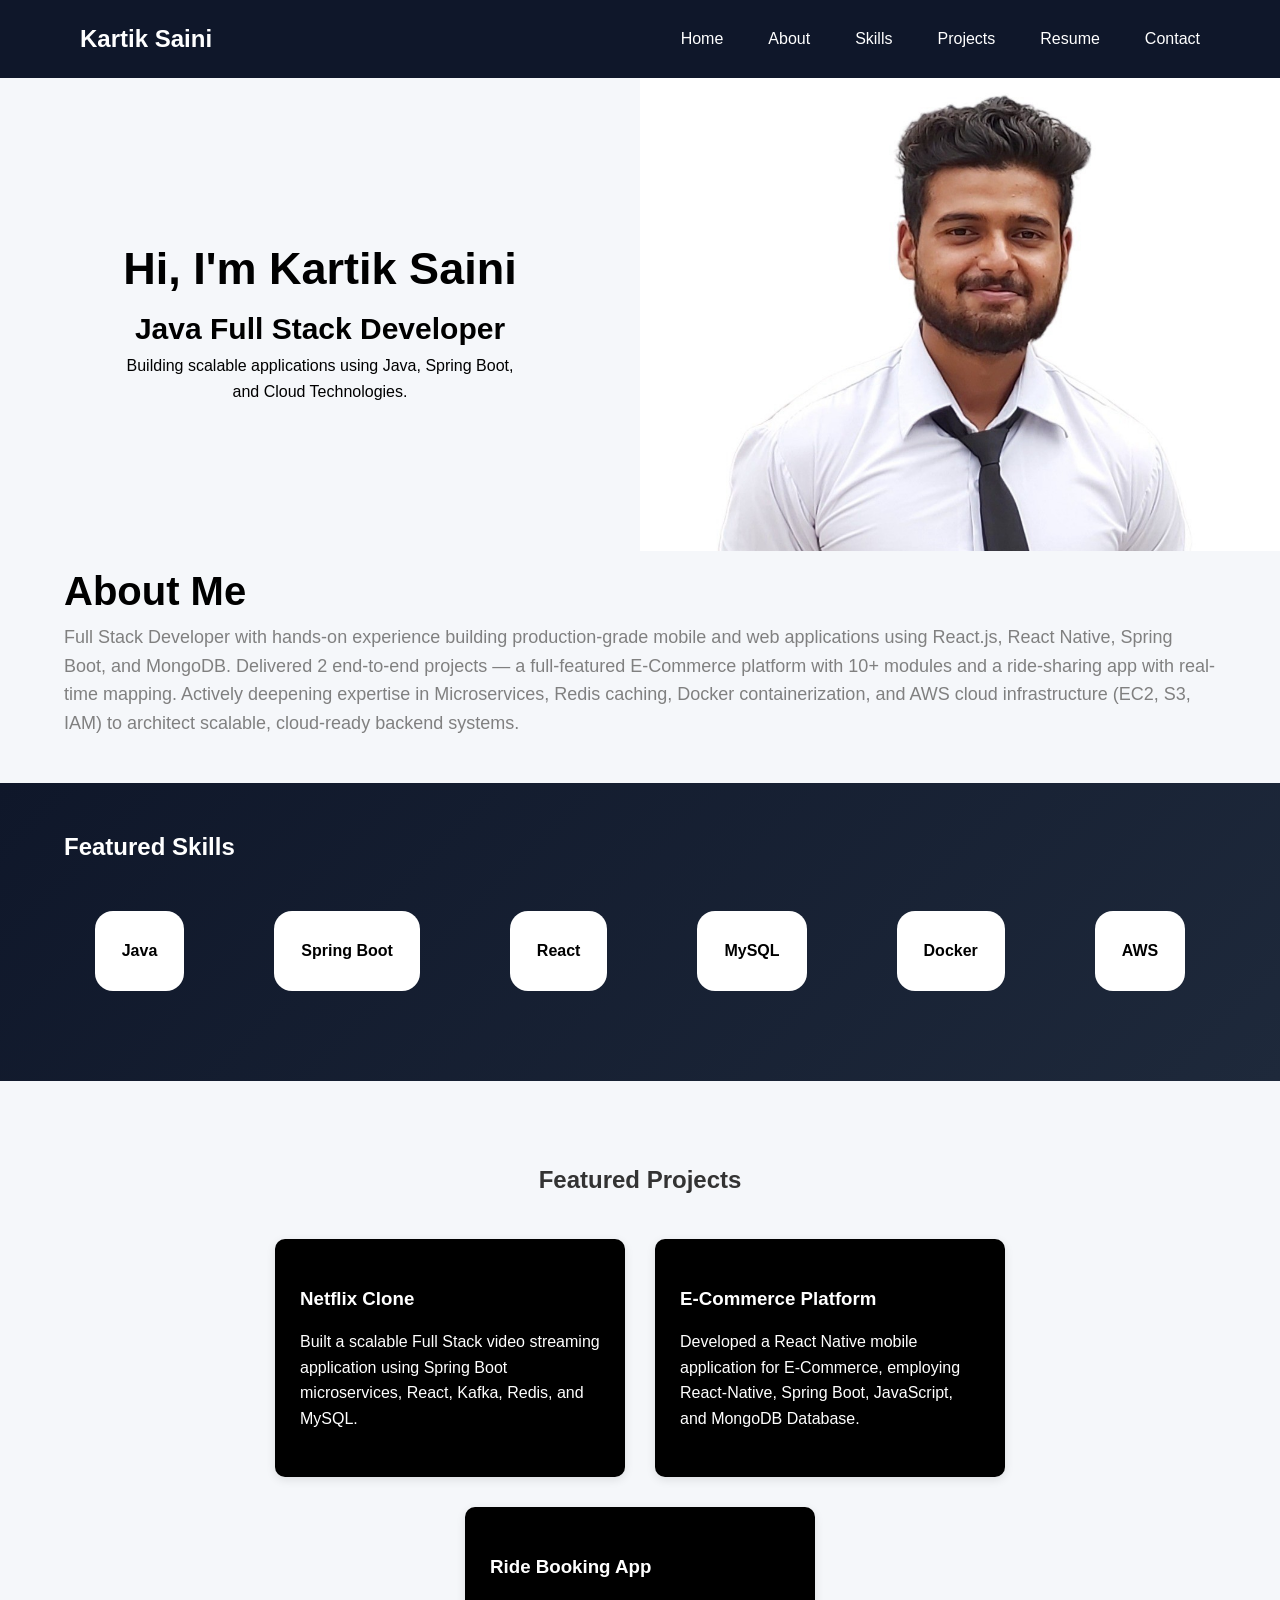
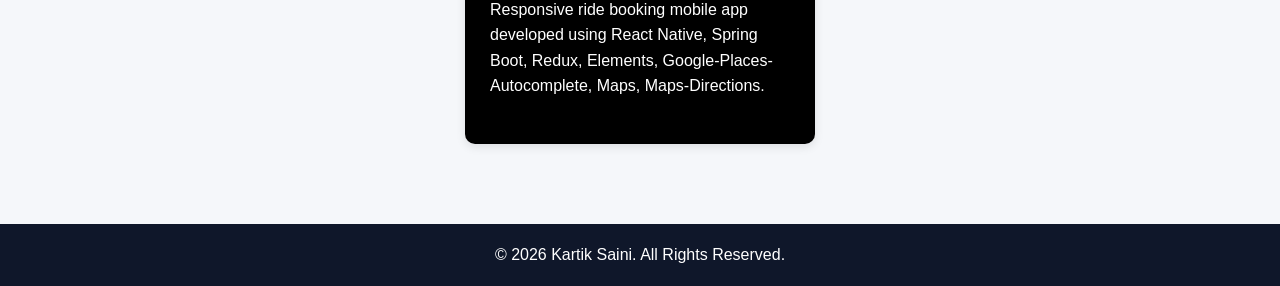
<file: index.html>
<!DOCTYPE html>
<html lang="en">
<head>
    <meta charset="UTF-8">
    <meta name="viewport" content="width=device-width, initial-scale=1.0">
    <title>Kartik Saini | Portfolio</title>

    <link rel="stylesheet" href="assets/css/index.css">
</head>
<body>

    <!-- Navbar -->
    <nav class="navbar">
        <div class="logo">Kartik Saini</div>

        <ul class="nav-links">
            <li><a href="#">Home</a></li>
            <li><a href="about.html">About</a></li>
            <li><a href="skills.html">Skills</a></li>
            <li><a href="projects.html">Projects</a></li>
            <li><a href="resume.html">Resume</a></li>
            <li><a href="contact.html">Contact</a></li>
        </ul>
    </nav>

    <!-- Hero Section -->
    <section class="hero">

        <div class="hero-content">
            <h1>Hi, I'm Kartik Saini</h1>

            <h2>Java Full Stack Developer</h2>

            <p>
                Building scalable applications using Java,
                Spring Boot,  <br/> and Cloud Technologies.
            </p>

            <!-- <a href="projects.html" class="btn">
                View Projects
            </a> -->
        </div>

        <div class="hero-image">
            <img src="./assets/images/Profile Image.JPG"/>
        </div>

    </section>

    <!-- Introduction -->
    <section class="intro">

        <h2>About Me</h2>

        <p>
            Full Stack Developer with hands-on experience building production-grade mobile and 
            web applications using React.js, React Native, Spring Boot, and MongoDB. Delivered 
            2 end-to-end projects — a full-featured E-Commerce platform with 10+ modules and a 
            ride-sharing app with real-time mapping. 
            Actively deepening expertise in Microservices, Redis caching, Docker containerization, 
            and AWS cloud infrastructure (EC2, S3, IAM) to architect scalable, cloud-ready 
            backend systems.
        </p>

    </section>

    <!-- Featured Skills -->
    <section class="skills">

        <h2>Featured Skills</h2>

        <div class="skill-container">

            <div class="skill-card">
                Java
            </div>

            <div class="skill-card">
                Spring Boot
            </div>

            <div class="skill-card">
                React
            </div>

            <div class="skill-card">
                MySQL
            </div>

            <div class="skill-card">
                Docker
            </div>

            <div class="skill-card">
                AWS
            </div>

        </div>

    </section>

    <!-- Featured Projects -->
    <section class="projects">

        <h2>Featured Projects</h2>

        <div class="project-container">

            <div class="project-card">
                <h3>Netflix Clone</h3>

                <p>Built a scalable Full Stack video streaming application
                     using Spring Boot microservices, React, Kafka, Redis, and MySQL.
                </p>
            </div>

            <div class="project-card">
                <h3>E-Commerce Platform</h3>

                <p>
                    Developed a React Native mobile application for E-Commerce, 
                    employing React-Native, Spring Boot, JavaScript, and MongoDB Database.
                </p>
            </div>

            <div class="project-card">
                <h3>Ride Booking App</h3>

                <p>
                    Responsive ride booking mobile app developed using React Native, Spring Boot, 
                    Redux, Elements, Google-Places-Autocomplete, Maps, Maps-Directions.
                </p>
            </div>

        </div>

    </section>

    <!-- Footer -->
    <footer>

        <p>
            © 2026 Kartik Saini. All Rights Reserved.
        </p>

    </footer>

</body>
</html>
</file>
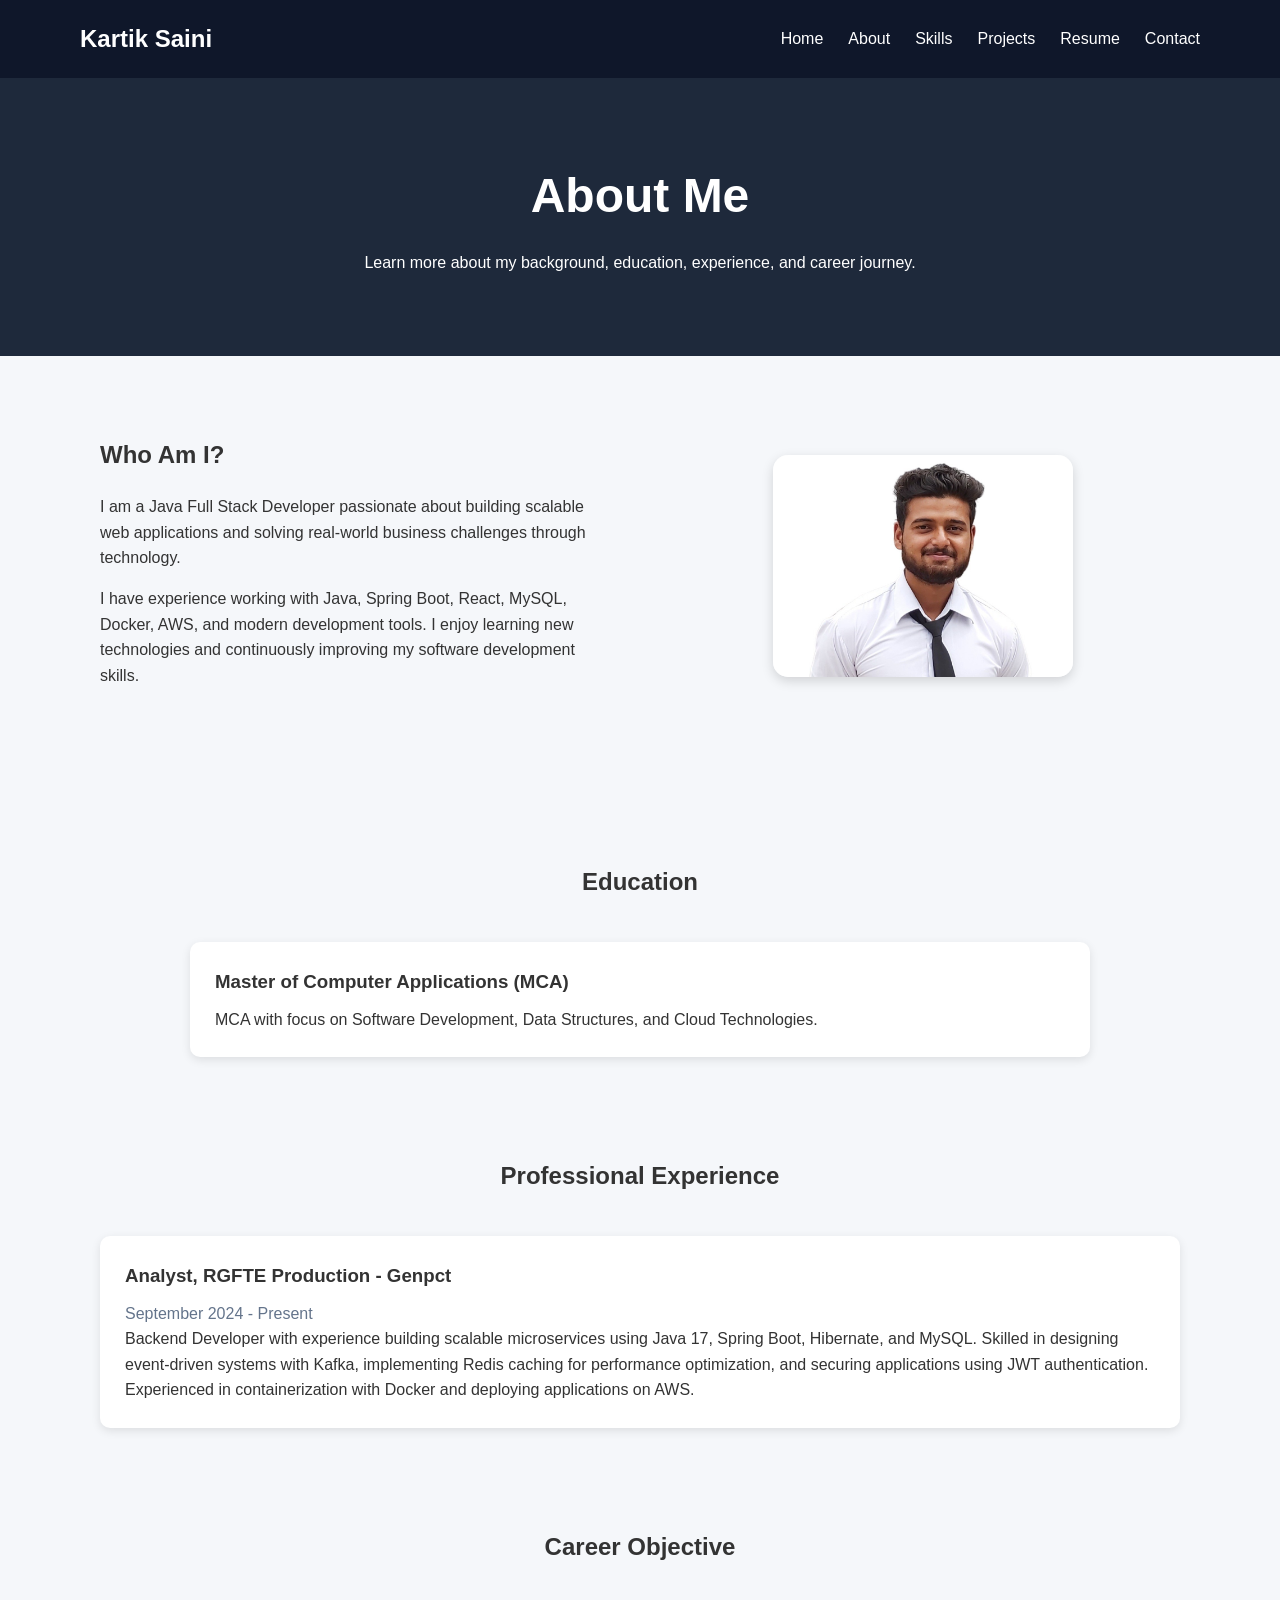
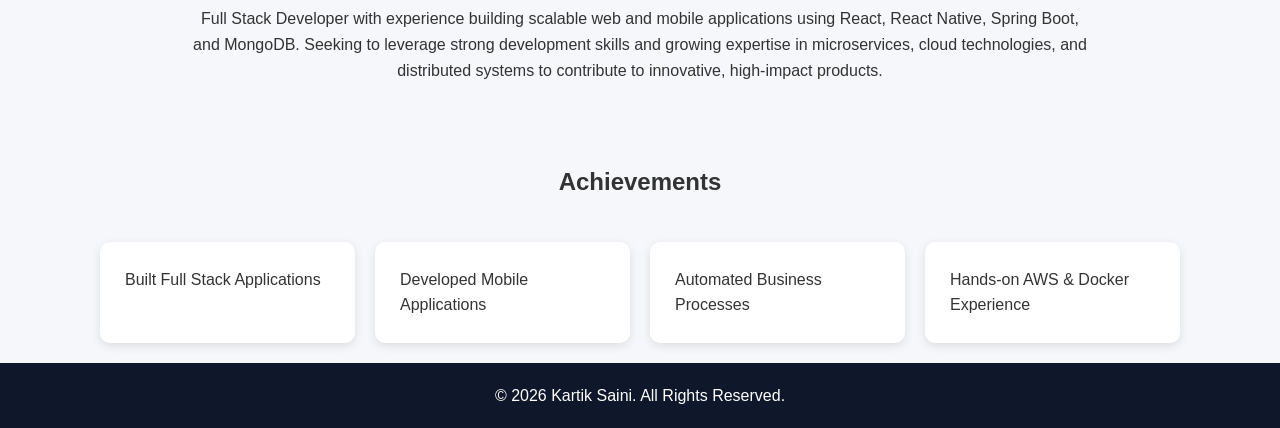
<file: about.html>
<!DOCTYPE html>
<html lang="en">
<head>
    <meta charset="UTF-8">
    <meta name="viewport" content="width=device-width, initial-scale=1.0">
    <title>About Me | Kartik Saini</title>

    <link rel="stylesheet" href="assets/css/about.css">
</head>
<body>

    <!-- Navbar -->
    <nav class="navbar">
        <div class="logo">Kartik Saini</div>

        <ul class="nav-links">
            <li><a href="index.html">Home</a></li>
            <li><a href="about.html" class="active">About</a></li>
            <li><a href="skills.html">Skills</a></li>
            <li><a href="projects.html">Projects</a></li>
            <li><a href="resume.html">Resume</a></li>
            <li><a href="contact.html">Contact</a></li>
        </ul>
    </nav>

    <!-- About Header -->
    <section class="about-header">
        <h1>About Me</h1>
        <p>
            Learn more about my background, education, experience,
            and career journey.
        </p>
    </section>

    <!-- About Section -->
    <section class="about-section">

        <div class="about-content">

            <div class="about-text">
                <h2>Who Am I?</h2>

                <p>
                    I am a Java Full Stack Developer passionate about
                    building scalable web applications and solving
                    real-world business challenges through technology.
                </p>

                <p>
                    I have experience working with Java, Spring Boot,
                    React, MySQL, Docker, AWS, and modern development
                    tools. I enjoy learning new technologies and
                    continuously improving my software development skills.
                </p>
            </div>

            <div class="about-image">
                <img src="assets/images/Profile Image.JPG"
                     alt="Profile Picture">
            </div>

        </div>

    </section>

    <!-- Education -->
    <section class="education">

        <h2>Education</h2>

        <div class="timeline">

            <div class="card">
                <h3>Master of Computer Applications (MCA)</h3>
                <p>
                    MCA with focus on Software Development,
                    Data Structures, and Cloud Technologies.
                </p>
            </div>

        </div>

    </section>

    <!-- Experience -->
    <section class="experience">

        <h2>Professional Experience</h2>

        <div class="card">

            <h3>Analyst, RGFTE Production - Genpct</h3>

            <span>September 2024 - Present</span>

            <p>
                Backend Developer with experience building scalable 
                microservices using Java 17, Spring Boot, Hibernate, 
                and MySQL. Skilled in designing event-driven systems 
                with Kafka, implementing Redis caching for performance 
                optimization, and securing applications using JWT authentication.
                Experienced in containerization with Docker and deploying 
                applications on AWS.
            </p>

        </div>

    </section>

    <!-- Career Objective -->
    <section class="objective">

        <h2>Career Objective</h2>

        <p>
            Full Stack Developer with experience building scalable web and mobile 
            applications using React, React Native, Spring Boot, and MongoDB. 
            Seeking to leverage strong development skills and growing expertise in 
            microservices, cloud technologies, and distributed systems to contribute
            to innovative, high-impact products.
        </p>

    </section>

    <!-- Achievements -->
    <section class="achievements">

        <h2>Achievements</h2>

        <div class="achievement-grid">

            <div class="card">
                Built Full Stack Applications
            </div>

            <div class="card">
                Developed Mobile Applications
            </div>

            <div class="card">
                Automated Business Processes
            </div>

            <div class="card">
                Hands-on AWS & Docker Experience
            </div>

        </div>

    </section>

    <!-- Footer -->
    <footer>
        <p>© 2026 Kartik Saini. All Rights Reserved.</p>
    </footer>

</body>
</html>
</file>
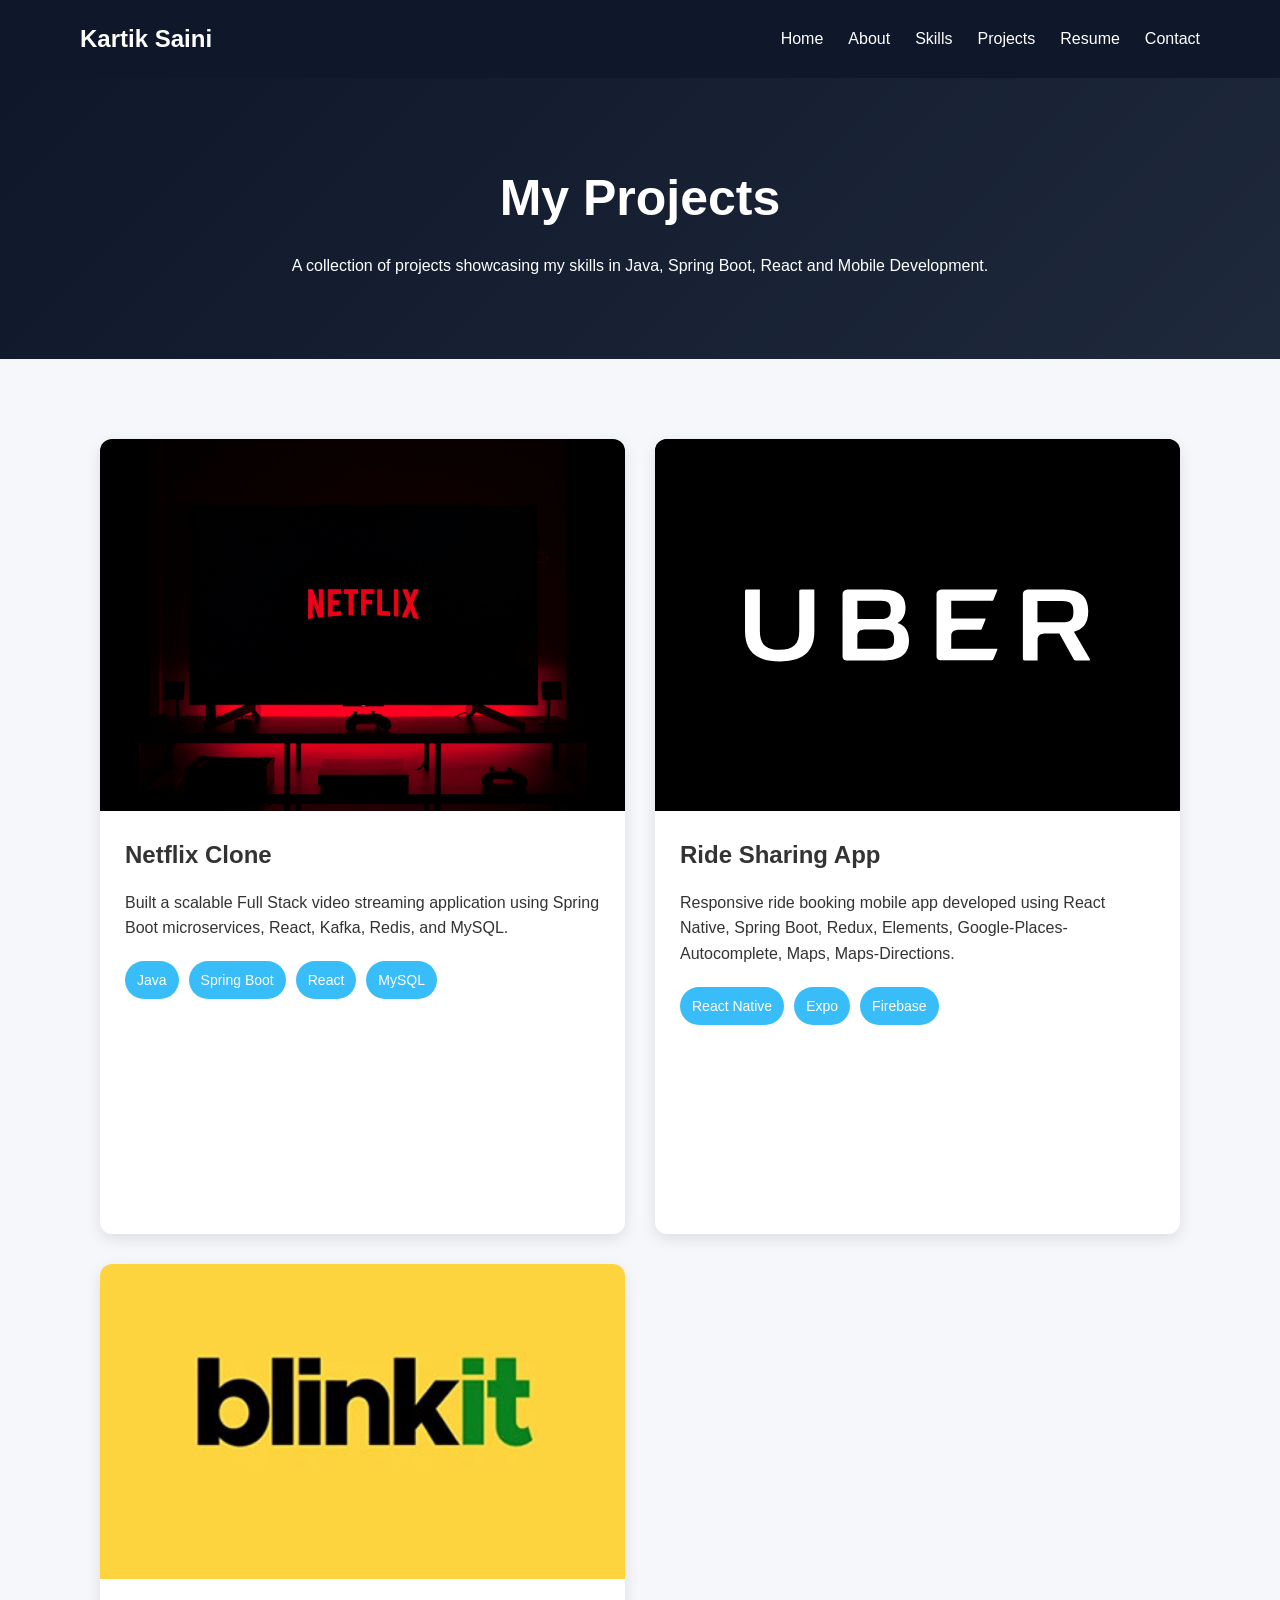
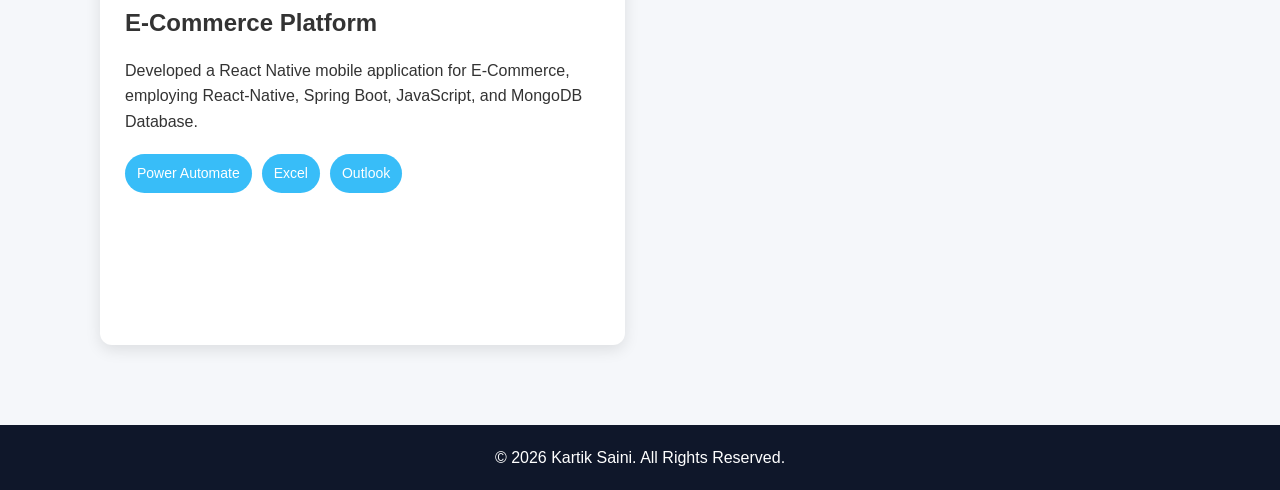
<file: projects.html>
<!DOCTYPE html>
<html lang="en">
<head>
    <meta charset="UTF-8">
    <meta name="viewport" content="width=device-width, initial-scale=1.0">
    <title>Projects | Kartik Saini</title>

    <link rel="stylesheet" href="assets/css/projects.css">
</head>
<body>

    <!-- Navbar -->
    <nav class="navbar">
        <div class="logo">Kartik Saini</div>

        <ul class="nav-links">
            <li><a href="index.html">Home</a></li>
            <li><a href="about.html">About</a></li>
            <li><a href="skills.html">Skills</a></li>
            <li><a href="projects.html" class="active">Projects</a></li>
            <li><a href="resume.html">Resume</a></li>
            <li><a href="contact.html">Contact</a></li>
        </ul>
    </nav>

    <!-- Header -->
    <section class="projects-header">
        <h1>My Projects</h1>
        <p>
            A collection of projects showcasing my skills in
            Java, Spring Boot, React and Mobile Development.
        </p>
    </section>

    <!-- Projects Grid -->
    <section class="projects-container">

        <!-- Project 1 -->
        <div class="project-card">

            <div class="project-image-div">
                <img class="project-image" src="./assets/images/Netflix.jpg"/>
            </div>

            <div class="project-content">

                <h2>Netflix Clone</h2>

                <p>
                    Built a scalable Full Stack video streaming application 
                    using Spring Boot microservices, React, Kafka, Redis, and MySQL.
                </p>

                <div class="tech-stack">
                    <span>Java</span>
                    <span>Spring Boot</span>
                    <span>React</span>
                    <span>MySQL</span>
                </div>

                <!-- <div class="buttons">
                    <a href="#">Live Demo</a>
                    <a href="#">GitHub</a>
                </div> -->

            </div>

        </div>


        <!-- Project 2 -->
        <div class="project-card">

            <div class="project-image-div">
                <img class="project-image" src="./assets/images/Uber-2.svg"/>
            </div>

            <div class="project-content">

                <h2>Ride Sharing App</h2>

                <p>
                    Responsive ride booking mobile app developed using React Native, 
                    Spring Boot, Redux, Elements, Google-Places-Autocomplete, 
                    Maps, Maps-Directions.
                </p>

                <div class="tech-stack">
                    <span>React Native</span>
                    <span>Expo</span>
                    <span>Firebase</span>
                </div>

                <!-- <div class="buttons">
                    <a href="#">Demo</a>
                    <a href="#">GitHub</a>
                </div> -->

            </div>

        </div>

        <!-- Project 3 -->
        <div class="project-card">

            <div class="project-image-div">
                <img class="project-image" src="./assets/images/B.jpg"/>
            </div>

            <div class="project-content">

                <h2>E-Commerce Platform</h2>

                <p>
                    Developed a React Native mobile application for E-Commerce, 
                    employing React-Native, Spring Boot, JavaScript, and MongoDB Database.
                </p>

                <div class="tech-stack">
                    <span>Power Automate</span>
                    <span>Excel</span>
                    <span>Outlook</span>
                </div>

                <!-- <div class="buttons">
                    <a href="#">Demo</a>
                    <a href="#">Details</a>
                </div> -->

            </div>

        </div>

    </section>

    <!-- Footer -->
    <footer>
        <p>© 2026 Kartik Saini. All Rights Reserved.</p>
    </footer>

</body>
</html>
</file>
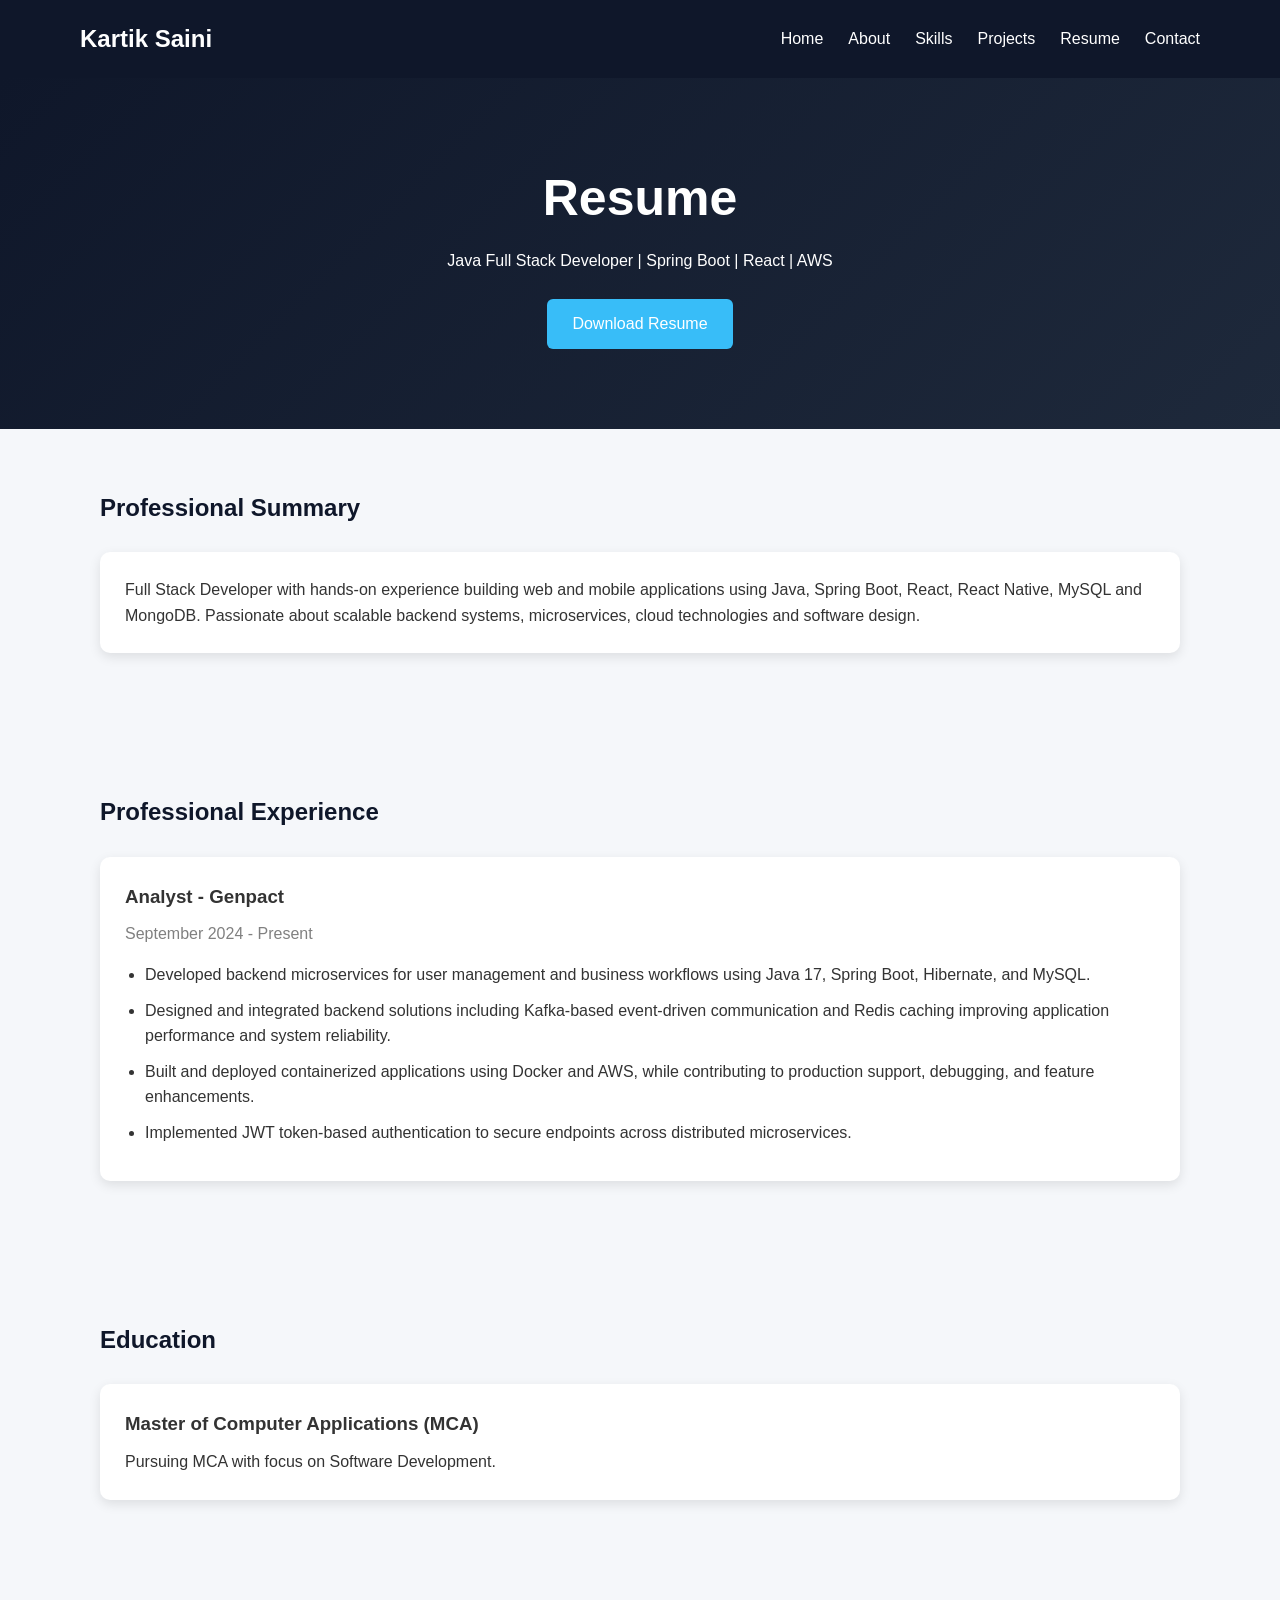
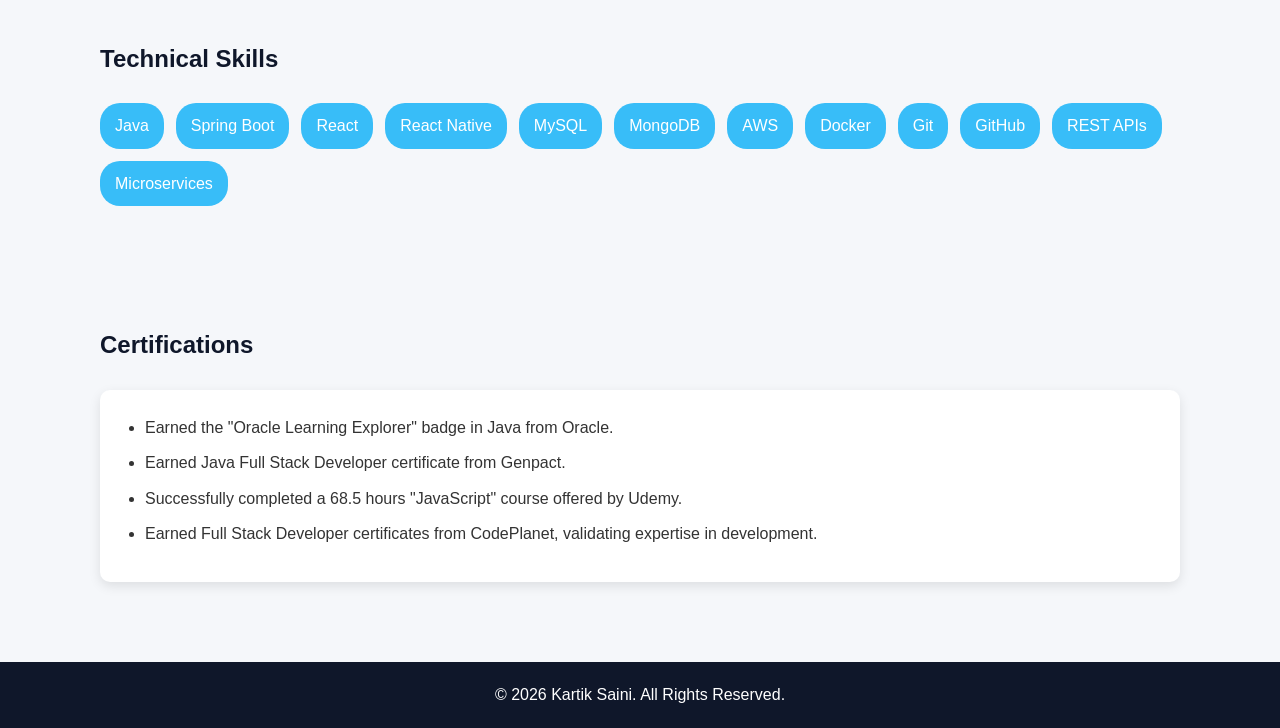
<file: resume.html>
<!DOCTYPE html>
<html lang="en">
<head>
    <meta charset="UTF-8">
    <meta name="viewport" content="width=device-width, initial-scale=1.0">
    <title>Resume | Kartik Saini</title>

    <link rel="stylesheet" href="assets/css/resume.css">
</head>
<body>

    <!-- Navbar -->
    <nav class="navbar">
        <div class="logo">Kartik Saini</div>

        <ul class="nav-links">
            <li><a href="index.html">Home</a></li>
            <li><a href="about.html">About</a></li>
            <li><a href="skills.html">Skills</a></li>
            <li><a href="projects.html">Projects</a></li>
            <li><a href="resume.html" class="active">Resume</a></li>
            <li><a href="contact.html">Contact</a></li>
        </ul>
    </nav>

    <!-- Header -->
    <section class="resume-header">
        <h1>Resume</h1>
        <p>
            Java Full Stack Developer | Spring Boot | React | AWS
        </p>

        <a href="assets/docs/Kartik Saini - Java Developer.pdf" download class="download-btn">
            Download Resume
        </a>
    </section>

    <!-- Summary -->
    <section class="resume-section">
        <h2>Professional Summary</h2>

        <div class="card">
            <p>
                Full Stack Developer with hands-on experience building
                web and mobile applications using Java, Spring Boot,
                React, React Native, MySQL and MongoDB.
                Passionate about scalable backend systems,
                microservices, cloud technologies and software design.
            </p>
        </div>
    </section>

    <!-- Experience -->
    <section class="resume-section">
        <h2>Professional Experience</h2>

        <div class="card">
            <h3>Analyst - Genpact</h3>
            <span>September 2024 - Present</span>

            <ul>
                <li>Developed backend microservices for user management and business workflows 
                    using Java 17, Spring Boot, Hibernate, and MySQL. </li>
                <li>Designed and integrated backend solutions including Kafka-based 
                    event-driven communication and Redis caching improving application 
                    performance and system reliability. </li>
                <li>Built and deployed containerized applications using Docker and AWS, 
                    while contributing to production support, debugging, and feature enhancements. </li>
                <li>Implemented JWT token-based authentication to secure endpoints across 
                    distributed microservices. </li>
            </ul>
        </div>
    </section>

    <!-- Education -->
    <section class="resume-section">
        <h2>Education</h2>

        <div class="card">
            <h3>Master of Computer Applications (MCA)</h3>
            <p>Pursuing MCA with focus on Software Development.</p>
        </div>

    </section>

    <!-- Skills -->
    <section class="resume-section">
        <h2>Technical Skills</h2>

        <div class="skills-grid">

            <span>Java</span>
            <span>Spring Boot</span>
            <span>React</span>
            <span>React Native</span>
            <span>MySQL</span>
            <span>MongoDB</span>
            <span>AWS</span>
            <span>Docker</span>
            <span>Git</span>
            <span>GitHub</span>
            <span>REST APIs</span>
            <span>Microservices</span>

        </div>
    </section>

    <!-- Certifications -->
    <section class="resume-section">
        <h2>Certifications</h2>

        <div class="card">
            <ul>
                <li>Earned the "Oracle Learning Explorer" badge in Java from Oracle.</li>
                <li>Earned Java Full Stack Developer certificate from Genpact.</li>
                <li>Successfully completed a 68.5 hours "JavaScript" course offered by Udemy.</li>
                <li>Earned Full Stack Developer certificates from CodePlanet, 
                    validating expertise in development.</li>
            </ul>
        </div>
    </section>

    <!-- Footer -->
    <footer>
        <p>© 2026 Kartik Saini. All Rights Reserved.</p>
    </footer>

</body>
</html>
</file>
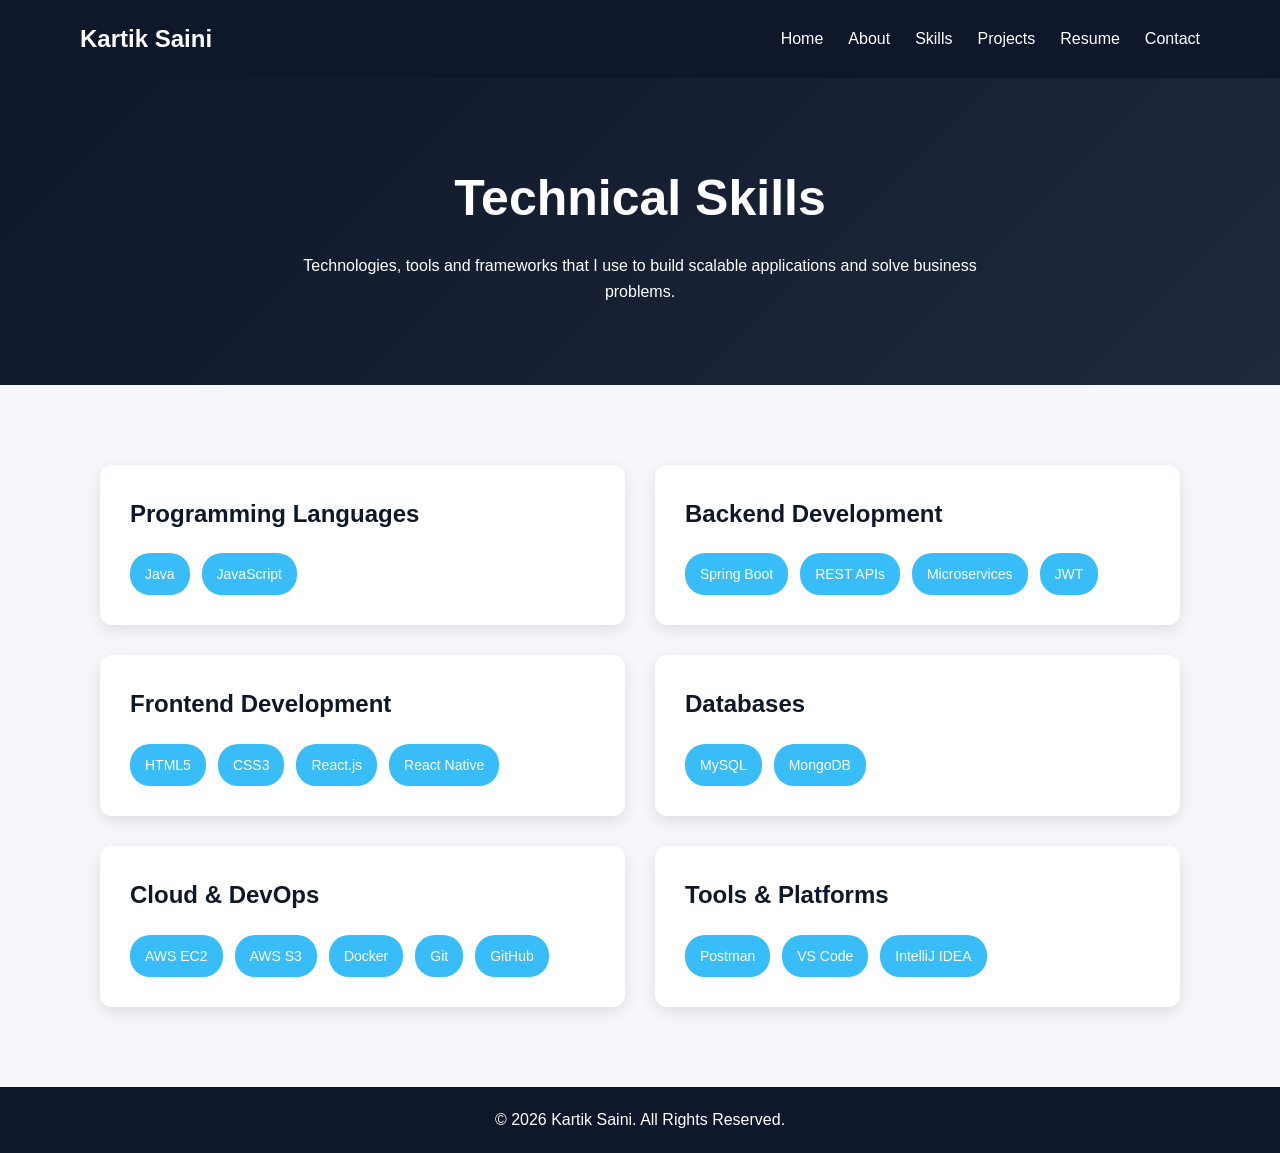
<file: skills.html>
<!DOCTYPE html>
<html lang="en">
<head>
    <meta charset="UTF-8">
    <meta name="viewport" content="width=device-width, initial-scale=1.0">
    <title>Skills | Kartik Saini</title>

    <link rel="stylesheet" href="assets/css/skills.css">
</head>
<body>

    <!-- Navbar -->
    <nav class="navbar">
        <div class="logo">Kartik Saini</div>

        <ul class="nav-links">
            <li><a href="index.html">Home</a></li>
            <li><a href="about.html">About</a></li>
            <li><a href="skills.html" class="active">Skills</a></li>
            <li><a href="projects.html">Projects</a></li>
            <li><a href="resume.html">Resume</a></li>
            <li><a href="contact.html">Contact</a></li>
        </ul>
    </nav>

    <!-- Header -->
    <section class="skills-header">
        <h1>Technical Skills</h1>
        <p>
            Technologies, tools and frameworks that I use to build
            scalable applications and solve business problems.
        </p>
    </section>

    <!-- Skills Section -->

    <section class="skills-container">

        <!-- Languages -->
        <div class="skill-category">
            <h2>Programming Languages</h2>

            <div class="skill-list">
                <span>Java</span>
                <span>JavaScript</span>
            </div>
        </div>

        <!-- Backend -->
        <div class="skill-category">
            <h2>Backend Development</h2>

            <div class="skill-list">
                <span>Spring Boot</span>
                <span>REST APIs</span>
                <span>Microservices</span>
                <span>JWT</span>
            </div>
        </div>

        <!-- Frontend -->
        <div class="skill-category">
            <h2>Frontend Development</h2>

            <div class="skill-list">
                <span>HTML5</span>
                <span>CSS3</span>
                <span>React.js</span>
                <span>React Native</span>
            </div>
        </div>

        <!-- Database -->
        <div class="skill-category">
            <h2>Databases</h2>

            <div class="skill-list">
                <span>MySQL</span>
                <span>MongoDB</span>
            </div>
        </div>

        <!-- Cloud -->
        <div class="skill-category">
            <h2>Cloud & DevOps</h2>

            <div class="skill-list">
                <span>AWS EC2</span>
                <span>AWS S3</span>
                <span>Docker</span>
                <span>Git</span>
                <span>GitHub</span>
            </div>
        </div>

        <!-- Tools -->
        <div class="skill-category">
            <h2>Tools & Platforms</h2>

            <div class="skill-list">
                <span>Postman</span>
                <span>VS Code</span>
                <span>IntelliJ IDEA</span>
            </div>
        </div>

    </section>

    <!-- Footer -->

    <footer>
        <p>© 2026 Kartik Saini. All Rights Reserved.</p>
    </footer>

</body>
</html>
</file>
<file: assets/css/index.css>
/* Reset */

/* *{
    margin:0;
    padding:0;
    box-sizing:border-box;
}

body{
    font-family:Arial, Helvetica, sans-serif;
    line-height:1.6;
    background:#f5f7fa;
    color:#333;
} */

/* Navbar */

/* .navbar{
    display:flex;
    justify-content:space-between;
    align-items:center;

    background:#0f172a;
    color:white;

    padding:20px 80px;
}

.logo{
    font-size:24px;
    font-weight:bold;
}

.nav-links{
    display:flex;
    list-style:none;
    gap:25px;
}

.nav-links a{
    text-decoration:none;
    color:white;
    transition:0.3s;
}

.nav-links a:hover{
    color:#38bdf8;
} */

/* Hero */

/* .hero{
    height:90vh;

    display:flex;
    justify-content:center;
    align-items:center;
    text-align:center;

    background:linear-gradient(
        135deg,
        #0f172a,
        #1e293b
    );

    color:white;
}

.hero-image{
    background-color: white;
}

.hero-content h1{
    font-size:55px;
    margin-bottom:10px;
}

.hero-content h2{
    color:#38bdf8;
    margin-bottom:20px;
}

.hero-content p{
    max-width:600px;
    margin:auto;
    margin-bottom:25px;
}

.hero-image{
    color: black;
}

.btn{
    display:inline-block;

    text-decoration:none;

    background:#38bdf8;
    color:white;

    padding:12px 25px;
    border-radius:5px;
}

.btn:hover{
    background:#0284c7;
} */

/* Intro */

/* .intro{
    padding:80px 100px;
    text-align:center;
}

.intro h2{
    margin-bottom:20px;
}

.intro p{
    max-width:800px;
    margin:auto;
} */

/* Skills */

/* .skills{
    padding:80px 100px;
    background:white;
}

.skills h2{
    text-align:center;
    margin-bottom:40px;
}

.skill-container{
    display:flex;
    justify-content:center;
    flex-wrap:wrap;
    gap:20px;
}

.skill-card{
    background:#0f172a;
    color:white;

    padding:20px 30px;
    border-radius:8px;

    font-weight:bold;
} */

/* Projects */

/* .projects {
    padding:80px 100px;
    padding-top: 100vh;
    
    background-color: blue;
} */

.projects{
    padding:80px 100px;
}

.projects h2{
    text-align:center;
    margin-bottom:40px;
}

.project-container{
    display:flex;
    gap:30px;
    justify-content:center;
    flex-wrap:wrap;
}

.project-card{
    width:300px;
    color: white;

    background:black;

    padding:25px;
    padding-bottom: 5vh;
    padding-top: 5vh;

    border-radius:10px;

    box-shadow:0px 3px 10px rgba(0,0,0,0.1);
}

.project-card h3{
    margin-bottom:15px;
    
}

/* Footer */

/* footer{
    background:#0f172a;
    color:white;

    text-align:center;

    padding:20px;
} */

/* Universal selector */

*{
    margin: 0;
    padding: 0;
    /* box-sizing:border-box; */
}

body{
    margin: 0;
    /* padding-left: 50px;
    padding-right: 50px; */
    font-family:Arial, Helvetica, sans-serif;
    line-height:1.6;
    background:#f5f7fa;
    color:#333;
}

/* Nav Bar */

.navbar {
    display: flex;
    flex-direction: row;
    justify-content: space-between;
    align-items: center;
    background-color: #0f172a;
    padding:20px 80px;
}

.nav-links{
    display: flex;
    flex-direction: row;
    gap: 5vh;
    list-style: none;
}

.nav-links a{
    text-decoration: none;
    color: white;
}

.logo{
    color: white;
    font-size: 24px;
    font-weight: bold;
}

/* Hero Section */

.hero{
    display: flex;
    flex-direction: row;
    justify-content: center;
    align-items: center;
    /* width: 100vw; */
    /* height: 90vh; */
    /* background:linear-gradient(
        135deg,
        #0f172a,
        #1e293b
    ); */
}

.hero-content {
    /* background-color: white; */
    width: 50vw;
    align-items: center;
    justify-content: center;
    text-align: center;
}

.hero-content h1 {
    color: black;
    font-weight: bold;
    font-size: 45px;
}

.hero-content p {
    color: black;
    font-weight: 400;
}

.hero-content h2 {
    color: black;
    font-weight: bold;
    font-size: 30px;
}

.hero-image {
    width: 50vw;
}

.hero-image img{
    height: 100%;
    width: 100%;
    background-color: red;
    object-fit: contain;
}

/* Intro */

.intro {
    padding-left: 5vw;
    padding-right: 5vw;
    padding-bottom: 5vh;
     /* background:linear-gradient(
        135deg,
        #0f172a,
        #1e293b
    ); */
}

.intro h2 {
    color: black;
    font-size: 40px;
}

.intro p {
    color: gray;
    font-size: 18px;
}

/* Skills */
.skills {
    padding-left: 5vw;
    padding-right: 5vw;
    padding-top: 5vh;
    padding-bottom: 10vh;
     background:linear-gradient(
        135deg,
        #0f172a,
        #1e293b
    );
    color: white;
}

.skills h2{
    padding-bottom: 5vh;
}

.skill-container {
    display: flex;
    flex-direction: row;
    /* background-color: white; */
    justify-content: center;
    align-items: center;
    gap: 10vh;

}

.skill-card {
    background-color: white;
    color: black;
    padding: 3vh;
    border-radius: 2vh;
    font-weight: bold;
}

footer{
    background-color: #0f172a;
    display: flex;
    justify-content: center;
    align-items: center;
    color: white;
    padding-top: 2vh;
    padding-bottom: 2vh;
}
</file>
<file: assets/css/about.css>
/* Reset */

*{
    margin:0;
    padding:0;
    box-sizing:border-box;
}

body{
    font-family:Arial, Helvetica, sans-serif;
    background:#f5f7fa;
    color:#333;
    line-height:1.6;
}

/* Navbar */

.navbar{
    display:flex;
    justify-content:space-between;
    align-items:center;

    background:#0f172a;
    padding:20px 80px;
}

.logo{
    color:white;
    font-size:24px;
    font-weight:bold;
}

.nav-links{
    display:flex;
    gap:25px;
    list-style:none;
}

.nav-links a{
    color:white;
    text-decoration:none;
}

.nav-links a:hover,
.active{
    color:#38bdf8;
}

/* Header */

.about-header{
    text-align:center;
    padding:80px 20px;
    background:#1e293b;
    color:white;
}

.about-header h1{
    font-size:48px;
    margin-bottom:15px;
}

/* About */

.about-section{
    padding:80px 100px;
}

.about-content{
    display:flex;
    justify-content:space-between;
    align-items:center;
    gap:50px;
}

.about-text{
    flex:1;
}

.about-text h2{
    margin-bottom:20px;
}

.about-text p{
    margin-bottom:15px;
}

.about-image{
    flex:1;
    text-align:center;
}

.about-image img{
    width:300px;
    border-radius:15px;
    box-shadow:0 4px 12px rgba(0,0,0,0.15);
}

/* Common Section */

.education,
.experience,
.objective,
.achievements{
    /* padding:80px 100px; */
    padding-top: 80px;
    padding-right: 100px;
    padding-left: 100px;
}

.education h2,
.experience h2,
.objective h2,
.achievements h2{
    text-align:center;
    margin-bottom:40px;
}

/* Cards */

.card{
    background:white;
    padding:25px;
    border-radius:10px;
    margin-bottom:20px;
    box-shadow:0 3px 10px rgba(0,0,0,0.1);
}

.card h3{
    margin-bottom:10px;
}

.card span{
    color:#64748b;
}

/* Timeline */

.timeline{
    max-width:900px;
    margin:auto;
}

/* Objective */

.objective p{
    max-width:900px;
    margin:auto;
    text-align:center;
}

/* Achievements */

.achievement-grid{
    display:grid;
    grid-template-columns:repeat(auto-fit,minmax(250px,1fr));
    gap:20px;
}

/* Footer */

footer{
    background:#0f172a;
    color:white;
    text-align:center;
    padding:20px;
}

/* Responsive */

@media(max-width:768px){

    .navbar{
        flex-direction:column;
        gap:15px;
        padding:20px;
    }

    .nav-links{
        flex-wrap:wrap;
        justify-content:center;
    }

    .about-content{
        flex-direction:column;
        text-align:center;
    }

    .about-section,
    .education,
    .experience,
    .objective,
    .achievements{
        padding:50px 20px;
    }

    .about-image img{
        width:220px;
    }

    .about-header h1{
        font-size:36px;
    }
}
</file>
<file: assets/css/projects.css>
/* Reset */

*{
    margin:0;
    padding:0;
    box-sizing:border-box;
}

body{
    font-family:Arial, Helvetica, sans-serif;
    background:#f5f7fa;
    color:#333;
    line-height:1.6;
}

/* Navbar */

.navbar{
    display:flex;
    justify-content:space-between;
    align-items:center;

    background:#0f172a;
    padding:20px 80px;
}

.logo{
    color:white;
    font-size:24px;
    font-weight:bold;
}

.nav-links{
    display:flex;
    list-style:none;
    gap:25px;
}

.nav-links a{
    text-decoration:none;
    color:white;
}

.nav-links a:hover,
.active{
    color:#38bdf8;
}

/* Header */

.projects-header{
    text-align:center;
    padding:80px 20px;
    background:linear-gradient(
        135deg,
        #0f172a,
        #1e293b
    );
    color:white;
}

.projects-header h1{
    font-size:50px;
    margin-bottom:15px;
}

.projects-header p{
    max-width:700px;
    margin:auto;
}

/* Projects */

.projects-container{
    padding:80px 100px;

    display:grid;
    grid-template-columns:
    repeat(auto-fit,minmax(350px,1fr));

    gap:30px;
}

/* Card */

.project-card{
    background:white;

    border-radius:12px;

    overflow:hidden;

    box-shadow:
    0 5px 15px rgba(0,0,0,0.1);

    transition:0.3s;

    display: flex;
    flex-direction: column;
}

.project-card:hover{
    transform:translateY(-8px);
}

/* Project Image */

.project-image-div{
    height:200px;

    justify-content:center;
    align-items:center;

    background:#1e293b;

    color:white;
    font-size:24px;
    font-weight:bold;
    flex: 1;
}

.project-image{
    height: 100%;
    width: 100%;
    object-fit: cover;
}

/* Content */

.project-content{
    padding:25px;
    flex:1;
}

.project-content h2{
    margin-bottom:15px;
}

.project-content p{
    margin-bottom:20px;
}

/* Tech Stack */

.tech-stack{
    display:flex;
    flex-wrap:wrap;
    gap:10px;
    margin-bottom:20px;
}

.tech-stack span{
    background:#38bdf8;
    color:white;

    padding:8px 12px;
    border-radius:20px;

    font-size:14px;
}

/* Buttons */

.buttons{
    display:flex;
    gap:15px;
}

.buttons a{
    text-decoration:none;

    background:#0f172a;
    color:white;

    padding:10px 15px;
    border-radius:5px;
}

.buttons a:hover{
    background:#38bdf8;
}

/* Footer */

footer{
    background:#0f172a;
    color:white;
    text-align:center;
    padding:20px;
}

/* Responsive */

@media(max-width:768px){

    .navbar{
        flex-direction:column;
        gap:15px;
        padding:20px;
    }

    .nav-links{
        flex-wrap:wrap;
        justify-content:center;
    }

    .projects-container{
        padding:40px 20px;
    }

    .projects-header h1{
        font-size:36px;
    }
}
</file>
<file: assets/css/resume.css>
/* Reset */

*{
    margin:0;
    padding:0;
    box-sizing:border-box;
}

body{
    font-family:Arial, Helvetica, sans-serif;
    background:#f5f7fa;
    color:#333;
    line-height:1.6;
}

/* Navbar */

.navbar{
    display:flex;
    justify-content:space-between;
    align-items:center;

    background:#0f172a;
    padding:20px 80px;
}

.logo{
    color:white;
    font-size:24px;
    font-weight:bold;
}

.nav-links{
    display:flex;
    list-style:none;
    gap:25px;
}

.nav-links a{
    text-decoration:none;
    color:white;
}

.nav-links a:hover,
.active{
    color:#38bdf8;
}

/* Header */

.resume-header{
    text-align:center;
    padding:80px 20px;

    background:linear-gradient(
        135deg,
        #0f172a,
        #1e293b
    );

    color:white;
}

.resume-header h1{
    font-size:50px;
    margin-bottom:10px;
}

.resume-header p{
    margin-bottom:25px;
}

.download-btn{
    display:inline-block;

    background:#38bdf8;
    color:white;

    text-decoration:none;

    padding:12px 25px;
    border-radius:6px;
}

.download-btn:hover{
    background:#0284c7;
}

/* Sections */

.resume-section{
    padding:60px 100px;
}

.resume-section h2{
    margin-bottom:25px;
    color:#0f172a;
}

/* Cards */

.card{
    background:white;

    padding:25px;

    border-radius:10px;

    margin-bottom:20px;

    box-shadow:0 4px 12px rgba(0,0,0,0.1);
}

.card h3{
    margin-bottom:10px;
}

.card span{
    color:gray;
    display:block;
    margin-bottom:15px;
}

.card ul{
    padding-left:20px;
}

.card li{
    margin-bottom:10px;
}

/* Skills */

.skills-grid{
    display:flex;
    flex-wrap:wrap;
    gap:12px;
}

.skills-grid span{
    background:#38bdf8;
    color:white;

    padding:10px 15px;

    border-radius:20px;
}

/* Footer */

footer{
    background:#0f172a;
    color:white;

    text-align:center;

    padding:20px;
}

/* Responsive */

@media(max-width:768px){

    .navbar{
        flex-direction:column;
        gap:15px;
        padding:20px;
    }

    .nav-links{
        flex-wrap:wrap;
        justify-content:center;
    }

    .resume-section{
        padding:40px 20px;
    }

    .resume-header h1{
        font-size:36px;
    }
}
</file>
<file: assets/css/skills.css>
/* Reset */

*{
    margin:0;
    padding:0;
    box-sizing:border-box;
}

body{
    font-family:Arial, Helvetica, sans-serif;
    background:#f5f7fa;
    color:#333;
    line-height:1.6;
}

/* Navbar */

.navbar{
    display:flex;
    justify-content:space-between;
    align-items:center;

    background:#0f172a;
    padding:20px 80px;
}

.logo{
    color:white;
    font-size:24px;
    font-weight:bold;
}

.nav-links{
    display:flex;
    list-style:none;
    gap:25px;
}

.nav-links a{
    text-decoration:none;
    color:white;
}

.nav-links a:hover,
.active{
    color:#38bdf8;
}

/* Header */

.skills-header{
    text-align:center;
    padding:80px 20px;

    background:linear-gradient(
        135deg,
        #0f172a,
        #1e293b
    );

    color:white;
}

.skills-header h1{
    font-size:50px;
    margin-bottom:15px;
}

.skills-header p{
    max-width:700px;
    margin:auto;
}

/* Skills */

.skills-container{
    padding:80px 100px;

    display:grid;
    grid-template-columns:
    repeat(auto-fit,minmax(350px,1fr));

    gap:30px;
}

/* Category Card */

.skill-category{
    background:white;

    padding:30px;

    border-radius:12px;

    box-shadow:
    0 5px 15px rgba(0,0,0,0.1);

    transition:0.3s;
}

.skill-category:hover{
    transform:translateY(-5px);
}

.skill-category h2{
    margin-bottom:20px;
    color:#0f172a;
}

/* Skills */

.skill-list{
    display:flex;
    flex-wrap:wrap;
    gap:12px;
}

.skill-list span{
    background:#38bdf8;
    color:white;

    padding:10px 15px;

    border-radius:20px;

    font-size:14px;
    font-weight:500;
}

/* Footer */

footer{
    background:#0f172a;
    color:white;

    text-align:center;

    padding:20px;
}

/* Responsive */

@media(max-width:768px){

    .navbar{
        flex-direction:column;
        gap:15px;
        padding:20px;
    }

    .nav-links{
        flex-wrap:wrap;
        justify-content:center;
    }

    .skills-container{
        padding:40px 20px;
    }

    .skills-header h1{
        font-size:36px;
    }
}
</file>
